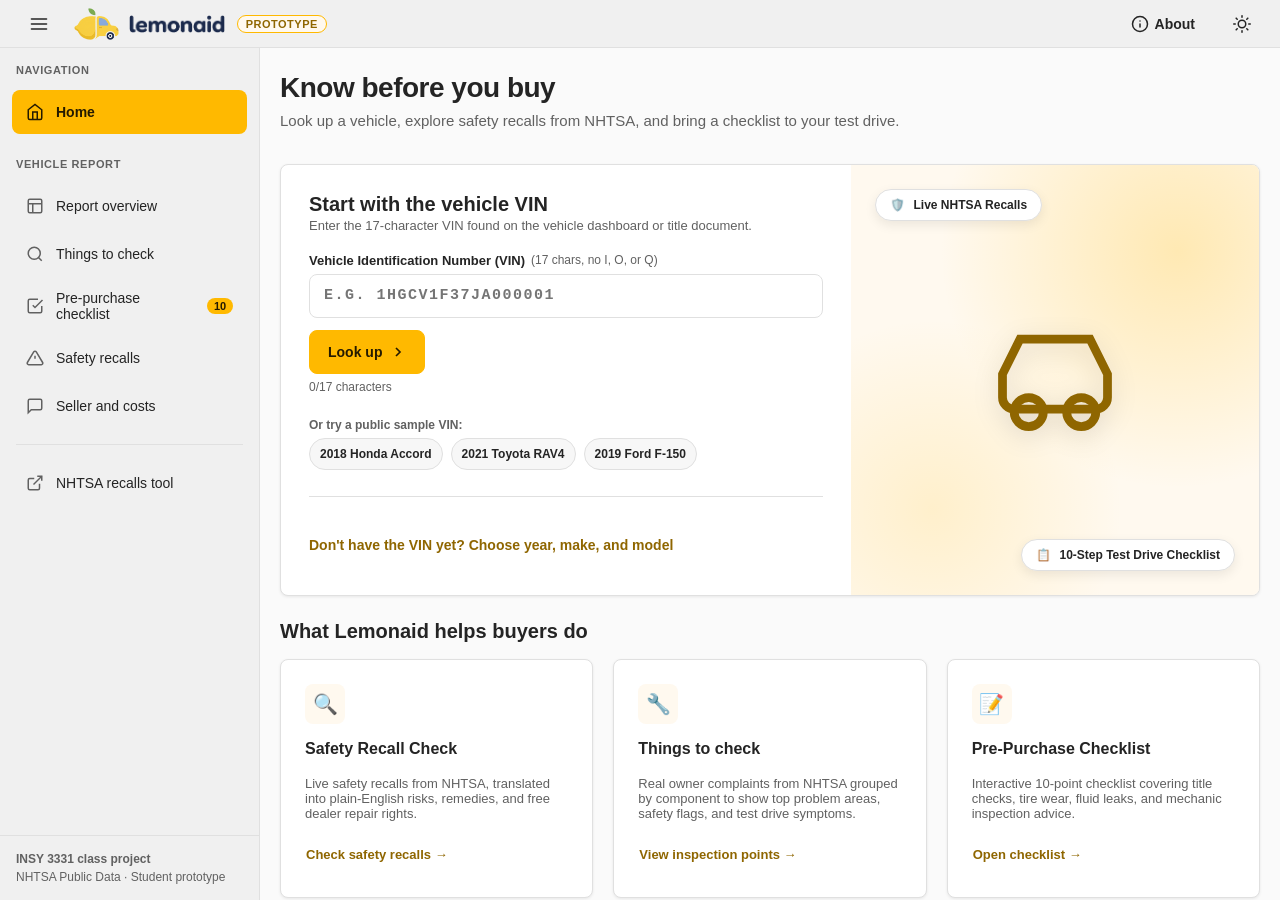
<file: index.html>
<!doctype html>
<html lang="en">
<head>
  <meta charset="utf-8">
  <meta name="viewport" content="width=device-width, initial-scale=1">
  <meta name="color-scheme" content="light dark">
  <meta name="description" content="Lemonaid helps used-car and first-time buyers check a vehicle, explore safety recalls from NHTSA, and bring a checklist to the test drive.">
  <title>Lemonaid | Know Before You Buy</title>
  <link rel="icon" type="image/png" href="assets/favicon.png">
  <link rel="apple-touch-icon" href="assets/apple-touch-icon.png">
  <link rel="stylesheet" href="styles.css?v=3">
</head>
<body>
  <div id="app-shell">
    <!-- Top App Bar -->
    <header class="app-bar screen-only" role="banner">
      <button id="menu-toggle-btn" class="icon-btn menu-toggle" aria-label="Toggle navigation menu" aria-expanded="false">
        <svg width="20" height="20" viewBox="0 0 24 24" fill="none" stroke="currentColor" stroke-width="2" stroke-linecap="round" stroke-linejoin="round" aria-hidden="true">
          <line x1="3" y1="12" x2="21" y2="12"></line>
          <line x1="3" y1="6" x2="21" y2="6"></line>
          <line x1="3" y1="18" x2="21" y2="18"></line>
        </svg>
      </button>

      <div class="brand-wrapper" id="brand-home-link" role="button" tabindex="0" aria-label="Lemonaid home">
        <img src="assets/lemonaid-mark.png" alt="" class="brand-mark" width="45" height="32">
        <img src="assets/lemonaid-wordmark.png" alt="Lemonaid" class="brand-wordmark" width="96" height="18">
      </div>

      <span class="badge-prototype">Prototype</span>

      <div class="app-spacer"></div>

      <button id="about-btn" class="icon-btn" aria-label="About Lemonaid">
        <svg width="18" height="18" viewBox="0 0 24 24" fill="none" stroke="currentColor" stroke-width="2" stroke-linecap="round" stroke-linejoin="round" aria-hidden="true">
          <circle cx="12" cy="12" r="10"></circle>
          <line x1="12" y1="16" x2="12" y2="12"></line>
          <line x1="12" y1="8" x2="12.01" y2="8"></line>
        </svg>
        <span class="about-btn-label">About</span>
      </button>

      <button id="theme-toggle-btn" class="icon-btn" aria-label="Switch between light and dark theme">
        <svg id="theme-icon-light" width="18" height="18" viewBox="0 0 24 24" fill="none" stroke="currentColor" stroke-width="2" stroke-linecap="round" stroke-linejoin="round" aria-hidden="true">
          <circle cx="12" cy="12" r="5"></circle>
          <line x1="12" y1="1" x2="12" y2="3"></line>
          <line x1="12" y1="21" x2="12" y2="23"></line>
          <line x1="4.22" y1="4.22" x2="5.64" y2="5.64"></line>
          <line x1="18.36" y1="18.36" x2="19.78" y2="19.78"></line>
          <line x1="1" y1="12" x2="3" y2="12"></line>
          <line x1="21" y1="12" x2="23" y2="12"></line>
          <line x1="4.22" y1="19.78" x2="5.64" y2="18.36"></line>
          <line x1="18.36" y1="5.64" x2="19.78" y2="4.22"></line>
        </svg>
      </button>
    </header>

    <!-- App Body: Navigation + Content -->
    <div class="app-body">
      <!-- Backdrop for mobile nav drawer -->
      <div id="nav-backdrop" class="nav-overlay-backdrop" aria-hidden="true"></div>

      <!-- Left Navigation Drawer -->
      <nav id="nav-drawer" class="nav-drawer screen-only" aria-label="Main Navigation">
        <div class="nav-section-title">Navigation</div>
        <ul class="nav-list">
          <li>
            <button class="nav-link active" data-page="home" id="nav-home">
              <span class="nav-icon" aria-hidden="true">
                <svg width="18" height="18" viewBox="0 0 24 24" fill="none" stroke="currentColor" stroke-width="2"><path d="M3 9l9-7 9 7v11a2 2 0 0 1-2 2H5a2 2 0 0 1-2-2z"></path><polyline points="9 22 9 12 15 12 15 22"></polyline></svg>
              </span>
              <span>Home</span>
            </button>
          </li>
        </ul>

        <div class="nav-section-title" id="nav-vehicle-header">Vehicle report</div>
        <ul class="nav-list">
          <li>
            <button class="nav-link" data-page="overview" id="nav-overview">
              <span class="nav-icon" aria-hidden="true">
                <svg width="18" height="18" viewBox="0 0 24 24" fill="none" stroke="currentColor" stroke-width="2"><rect x="3" y="3" width="18" height="18" rx="2" ry="2"></rect><line x1="3" y1="9" x2="21" y2="9"></line><line x1="9" y1="21" x2="9" y2="9"></line></svg>
              </span>
              <span>Report overview</span>
            </button>
          </li>
          <li>
            <button class="nav-link" data-page="inspect" id="nav-inspect">
              <span class="nav-icon" aria-hidden="true">
                <svg width="18" height="18" viewBox="0 0 24 24" fill="none" stroke="currentColor" stroke-width="2"><circle cx="11" cy="11" r="8"></circle><line x1="21" y1="21" x2="16.65" y2="16.65"></line></svg>
              </span>
              <span>Things to check</span>
            </button>
          </li>
          <li>
            <button class="nav-link" data-page="checklist" id="nav-checklist">
              <span class="nav-icon" aria-hidden="true">
                <svg width="18" height="18" viewBox="0 0 24 24" fill="none" stroke="currentColor" stroke-width="2"><polyline points="9 11 12 14 22 4"></polyline><path d="M21 12v7a2 2 0 0 1-2 2H5a2 2 0 0 1-2-2V5a2 2 0 0 1 2-2h11"></path></svg>
              </span>
              <span>Pre-purchase checklist</span>
              <span id="nav-checklist-badge" class="nav-badge" aria-label="10 items remaining">10</span>
            </button>
          </li>
          <li>
            <button class="nav-link" data-page="recalls" id="nav-recalls">
              <span class="nav-icon" aria-hidden="true">
                <svg width="18" height="18" viewBox="0 0 24 24" fill="none" stroke="currentColor" stroke-width="2"><path d="M10.29 3.86L1.82 18a2 2 0 0 0 1.71 3h16.94a2 2 0 0 0 1.71-3L13.71 3.86a2 2 0 0 0-3.42 0z"></path><line x1="12" y1="9" x2="12" y2="13"></line><line x1="12" y1="17" x2="12.01" y2="17"></line></svg>
              </span>
              <span>Safety recalls</span>
            </button>
          </li>
          <li>
            <button class="nav-link" data-page="seller" id="nav-seller">
              <span class="nav-icon" aria-hidden="true">
                <svg width="18" height="18" viewBox="0 0 24 24" fill="none" stroke="currentColor" stroke-width="2"><path d="M21 15a2 2 0 0 1-2 2H7l-4 4V5a2 2 0 0 1 2-2h14a2 2 0 0 1 2 2z"></path></svg>
              </span>
              <span>Seller and costs</span>
            </button>
          </li>
        </ul>

        <div class="nav-divider"></div>

        <ul class="nav-list">
          <li>
            <a class="nav-link" href="https://www.nhtsa.gov/recalls" target="_blank" rel="noopener" id="nav-nhtsa-external">
              <span class="nav-icon" aria-hidden="true">
                <svg width="18" height="18" viewBox="0 0 24 24" fill="none" stroke="currentColor" stroke-width="2"><path d="M18 13v6a2 2 0 0 1-2 2H5a2 2 0 0 1-2-2V8a2 2 0 0 1 2-2h6"></path><polyline points="15 3 21 3 21 9"></polyline><line x1="10" y1="14" x2="21" y2="3"></line></svg>
              </span>
              <span>NHTSA recalls tool</span>
            </a>
          </li>
        </ul>

        <div class="nav-footer">
          <span style="font-weight: 600;">INSY 3331 class project</span>
          <span>NHTSA Public Data · Student prototype</span>
        </div>
      </nav>

      <!-- Main Scrollable Content View -->
      <main id="main-content" class="main-content" role="main">
        <div id="page-container" class="page-container">
          <!-- Dynamically injected page view -->
        </div>
      </main>
    </div>
  </div>

  <!-- Print-Only Report Layout -->
  <div id="print-area" class="print-only" aria-hidden="true"></div>

  <!-- About Dialog / Modal -->
  <div id="about-modal" class="modal-backdrop" hidden style="display: none;">
    <div class="modal-dialog" role="dialog" aria-modal="true" aria-labelledby="about-dialog-title">
      <div class="card-header">
        <h2 id="about-dialog-title" class="card-title" style="font-size: 20px;">About Lemonaid</h2>
        <button id="about-close-btn" class="icon-btn" aria-label="Close dialog">✕</button>
      </div>
      <p style="margin: 0; line-height: 1.5; color: var(--text-secondary);">
        Lemonaid helps used-car and first-time buyers check a vehicle before they buy it. We combine live public data from the National Highway Traffic Safety Administration (NHTSA) with practical inspection guidance.
      </p>
      <ul style="margin: 0; padding-left: 20px; line-height: 1.6; color: var(--text-primary); font-size: 14px;">
        <li><strong>Decode vehicle specifications</strong> straight from the VIN via NHTSA vPIC.</li>
        <li><strong>Check live safety recalls</strong> and understand risks and remedies in plain English.</li>
        <li><strong>Bring a 10-step checklist</strong> and essential seller questions to your test drive.</li>
      </ul>
      <div class="alert alert-info" style="margin-top: 4px;">
        <span class="alert-icon" aria-hidden="true">ℹ</span>
        <div class="alert-content">
          <strong>Data source:</strong> NHTSA public datasets (vPIC, Recalls, and Complaints). No personal information, passwords, or accounts are used. Always arrange an independent mechanic inspection before buying.
        </div>
      </div>
      <div style="display: flex; justify-content: flex-end; margin-top: 8px;">
        <button id="about-got-it-btn" class="btn btn-primary">Got it</button>
      </div>
    </div>
  </div>

  <!-- Toast Notification Container -->
  <div id="toast-container" class="toast-container" aria-live="polite"></div>

  <!-- Application Logic -->
  <script src="app.js"></script>
</body>
</html>
</file>
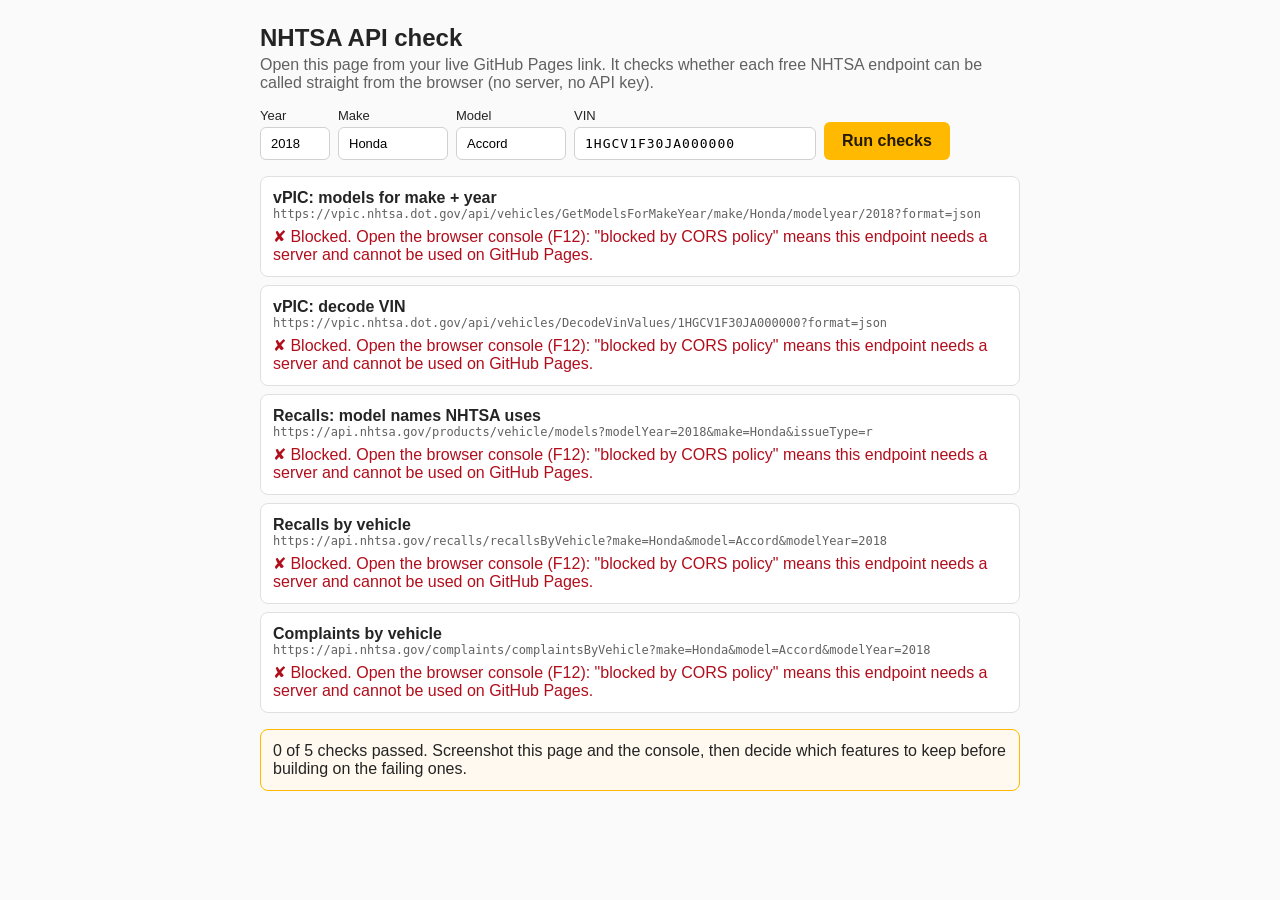
<file: api-test.html>
<!doctype html>
<html lang="en">
<head>
<meta charset="utf-8">
<meta name="viewport" content="width=device-width,initial-scale=1">
<title>Lemonaid | NHTSA API check</title>
<style>
  body{margin:0;font-family:"Segoe UI",-apple-system,BlinkMacSystemFont,Roboto,"Helvetica Neue",sans-serif;background:#FAFAFA;color:#242424}
  main{max-width:760px;margin:0 auto;padding:24px 16px}
  h1{font-size:24px;margin:0 0 4px}
  p{margin:0 0 16px;color:#616161}
  form{display:flex;gap:8px;flex-wrap:wrap;margin-bottom:16px}
  label{display:flex;flex-direction:column;font-size:13px;gap:4px}
  input{font:inherit;padding:8px 10px;border:1px solid #D1D1D1;border-radius:6px;min-width:0}
  #vin{font-family:Consolas,monospace;letter-spacing:1px;width:220px}
  button{font:inherit;font-weight:600;padding:10px 18px;border:0;border-radius:6px;background:#FFB900;color:#241A00;cursor:pointer;align-self:flex-end}
  button:hover{background:#E0A200}
  ul{list-style:none;margin:0;padding:0;display:flex;flex-direction:column;gap:8px}
  li{background:#fff;border:1px solid #E0E0E0;border-radius:8px;padding:12px}
  .name{font-weight:600}
  .url{font:12px Consolas,monospace;color:#616161;word-break:break-all}
  .status{margin-top:6px}
  .pass{color:#0E700E}.fail{color:#B10E1C}.wait{color:#616161}
  #summary{margin-top:16px;padding:12px;border-radius:8px;background:#FFF9EF;border:1px solid #FFB900}
</style>
</head>
<body>
<main>
  <h1>NHTSA API check</h1>
  <p>Open this page from your live GitHub Pages link. It checks whether each free NHTSA endpoint can be called straight from the browser (no server, no API key).</p>
  <form id="f">
    <label>Year <input id="year" value="2018" inputmode="numeric" size="5"></label>
    <label>Make <input id="make" value="Honda" size="10"></label>
    <label>Model <input id="model" value="Accord" size="10"></label>
    <label>VIN <input id="vin" value="1HGCV1F30JA000000" maxlength="17"></label>
    <button type="submit">Run checks</button>
  </form>
  <ul id="results"></ul>
  <div id="summary" hidden></div>
</main>
<script>
const enc = encodeURIComponent;
function checks() {
  const y = document.getElementById('year').value.trim();
  const mk = document.getElementById('make').value.trim();
  const md = document.getElementById('model').value.trim();
  const vin = document.getElementById('vin').value.trim().toUpperCase();
  return [
    { name: 'vPIC: models for make + year', url: `https://vpic.nhtsa.dot.gov/api/vehicles/GetModelsForMakeYear/make/${enc(mk)}/modelyear/${enc(y)}?format=json`,
      count: d => `${d.Count} models` },
    { name: 'vPIC: decode VIN', url: `https://vpic.nhtsa.dot.gov/api/vehicles/DecodeVinValues/${enc(vin)}?format=json`,
      count: d => { const r = d.Results && d.Results[0] || {}; return `${r.ModelYear || '?'} ${r.Make || '?'} ${r.Model || '?'} (ErrorCode ${r.ErrorCode})`; } },
    { name: 'Recalls: model names NHTSA uses', url: `https://api.nhtsa.gov/products/vehicle/models?modelYear=${enc(y)}&make=${enc(mk)}&issueType=r`,
      count: d => `${d.count ?? (d.results || []).length} models` },
    { name: 'Recalls by vehicle', url: `https://api.nhtsa.gov/recalls/recallsByVehicle?make=${enc(mk)}&model=${enc(md)}&modelYear=${enc(y)}`,
      count: d => `${d.Count ?? (d.results || []).length} recalls` },
    { name: 'Complaints by vehicle', url: `https://api.nhtsa.gov/complaints/complaintsByVehicle?make=${enc(mk)}&model=${enc(md)}&modelYear=${enc(y)}`,
      count: d => `${d.count ?? (d.results || []).length} complaints` }
  ];
}
async function run(e) {
  if (e) e.preventDefault();
  const list = document.getElementById('results');
  const summary = document.getElementById('summary');
  list.innerHTML = ''; summary.hidden = true;
  const items = checks();
  const rows = items.map(c => {
    const li = document.createElement('li');
    li.innerHTML = `<div class="name"></div><div class="url"></div><div class="status wait">Checking…</div>`;
    li.querySelector('.name').textContent = c.name;
    li.querySelector('.url').textContent = c.url;
    list.append(li);
    return li.querySelector('.status');
  });
  const outcomes = await Promise.all(items.map(async (c, i) => {
    const el = rows[i];
    const ctrl = new AbortController();
    const timer = setTimeout(() => ctrl.abort(), 15000);
    try {
      const res = await fetch(c.url, { signal: ctrl.signal });
      if (!res.ok) throw new Error(`HTTP ${res.status}`);
      const data = await res.json();
      el.className = 'status pass';
      el.textContent = `✔ Works from the browser: ${c.count(data)}`;
      return true;
    } catch (err) {
      el.className = 'status fail';
      el.textContent = err.name === 'AbortError'
        ? '✘ Timed out after 15 seconds. Try again; if it keeps failing, the service may be down.'
        : err instanceof TypeError
          ? '✘ Blocked. Open the browser console (F12): "blocked by CORS policy" means this endpoint needs a server and cannot be used on GitHub Pages.'
          : `✘ ${err.message}`;
      return false;
    } finally { clearTimeout(timer); }
  }));
  const ok = outcomes.filter(Boolean).length;
  summary.hidden = false;
  summary.textContent = ok === items.length
    ? `All ${ok} checks passed. The Lemonaid plan works on GitHub Pages.`
    : `${ok} of ${items.length} checks passed. Screenshot this page and the console, then decide which features to keep before building on the failing ones.`;
}
document.getElementById('f').addEventListener('submit', run);
run();
</script>
</body>
</html>
</file>
<file: styles.css>
/* Lemonaid Design System & Styles */
:root {
  --font-family: "Segoe UI", -apple-system, BlinkMacSystemFont, Roboto, "Helvetica Neue", sans-serif;
  --font-family-mono: Consolas, "SFMono-Regular", Menlo, Monaco, "Courier New", monospace;
  
  /* Brand yellow ramp */
  --brand-fill: #FFB900;
  --brand-hover: #E0A200;
  --brand-pressed: #B88400;
  --brand-dark-text: #241A00;
  --brand-text: #8F6600;
  --brand-tint: #FFF9EF;
  --brand-border: #FFB900;

  /* Neutrals - Light mode */
  --appbar-bg: #F0F0F0;
  --nav-bg: #F0F0F0;
  --content-bg: #FAFAFA;
  --card-bg: #FFFFFF;
  --card-subtle-bg: #F7F7F7;
  --text-primary: #242424;
  --text-secondary: #616161;
  --border-color: #E0E0E0;
  --border-subtle: #ECECEC;
  
  /* Status colors */
  --status-good: #0E700E;
  --status-good-bg: #E8F5E9;
  --status-warning: #BC4B09;
  --status-warning-bg: #FFF3E0;
  --status-serious: #B10E1C;
  --status-serious-bg: #FFEBEE;

  /* Elevation */
  --shadow-sm: 0 1px 3px rgba(0, 0, 0, 0.08);
  --shadow-md: 0 4px 12px rgba(0, 0, 0, 0.08);
  --shadow-lg: 0 8px 24px rgba(0, 0, 0, 0.12);

  --radius-sm: 4px;
  --radius-md: 8px;
  --radius-lg: 12px;
  --radius-full: 9999px;

  --appbar-height: 48px;
  --nav-width: 260px;
}

[data-theme="dark"] {
  /* Brand ramp dark mode adjustments */
  --brand-text: #FFCA42;
  --brand-tint: #312300;
  --brand-border: #8F6600;

  /* Neutrals - Dark mode */
  --appbar-bg: #0A0A0A;
  --nav-bg: #0A0A0A;
  --content-bg: #1F1F1F;
  --card-bg: #292929;
  --card-subtle-bg: #222222;
  --text-primary: #FFFFFF;
  --text-secondary: #ADADAD;
  --border-color: #3D3D3D;
  --border-subtle: #333333;

  --status-good-bg: #132E16;
  --status-warning-bg: #381A05;
  --status-serious-bg: #3B0D11;

  --shadow-sm: 0 1px 3px rgba(0, 0, 0, 0.3);
  --shadow-md: 0 4px 12px rgba(0, 0, 0, 0.4);
  --shadow-lg: 0 8px 24px rgba(0, 0, 0, 0.5);
}

*, *::before, *::after {
  box-sizing: border-box;
}

html, body {
  margin: 0;
  padding: 0;
  height: 100%;
  font-family: var(--font-family);
  background-color: var(--content-bg);
  color: var(--text-primary);
  -webkit-font-smoothing: antialiased;
}

/* Reduced motion preference */
@media (prefers-reduced-motion: reduce) {
  *, *::before, *::after {
    animation-duration: 0.01ms !important;
    animation-iteration-count: 1 !important;
    transition-duration: 0.01ms !important;
    scroll-behavior: auto !important;
  }
}

/* Accessibility: Visible focus outline */
:focus-visible {
  outline: 2px solid var(--brand-fill);
  outline-offset: 2px;
}

/* Main App Shell Layout */
#app-shell {
  display: grid;
  grid-template-rows: var(--appbar-height) 1fr;
  grid-template-columns: minmax(0, 1fr);
  height: 100vh;
  width: 100%;
  max-width: 100vw;
  overflow: hidden;
}

/* Top App Bar */
.app-bar {
  display: flex;
  align-items: center;
  gap: 12px;
  padding: 0 16px;
  background-color: var(--appbar-bg);
  border-bottom: 1px solid var(--border-color);
  z-index: 100;
  height: var(--appbar-height);
  min-width: 0;
  max-width: 100%;
  overflow: hidden;
}

.brand-wrapper {
  display: flex;
  align-items: center;
  gap: 10px;
  height: 100%;
  max-height: var(--appbar-height);
  flex-shrink: 0;
  overflow: hidden;
  text-decoration: none;
  color: inherit;
  cursor: pointer;
}

.brand-mark {
  height: 32px;
  width: auto;
  display: block;
  flex-shrink: 0;
}

.brand-wordmark {
  height: 18px;
  width: auto;
  display: block;
  flex-shrink: 0;
}

[data-theme="dark"] .brand-wordmark {
  filter: brightness(0) invert(1);
}

.badge-prototype {
  font-size: 11px;
  font-weight: 600;
  padding: 2px 8px;
  border-radius: var(--radius-full);
  background-color: var(--brand-tint);
  color: var(--brand-text);
  border: 1px solid var(--brand-fill);
  text-transform: uppercase;
  letter-spacing: 0.5px;
  flex-shrink: 0;
}

.app-spacer {
  flex-grow: 1;
  min-width: 0;
}

.icon-btn {
  display: inline-flex;
  align-items: center;
  justify-content: center;
  gap: 6px;
  min-height: 44px;
  min-width: 44px;
  padding: 8px 12px;
  background: transparent;
  border: 1px solid transparent;
  border-radius: var(--radius-md);
  color: var(--text-primary);
  font-family: inherit;
  font-size: 14px;
  font-weight: 600;
  cursor: pointer;
  transition: background-color 0.15s ease, color 0.15s ease, border-color 0.15s ease;
}

.icon-btn:hover {
  background-color: rgba(128, 128, 128, 0.12);
}

.icon-btn:active {
  background-color: rgba(128, 128, 128, 0.2);
}

/* Shell Body: Left Nav + Content Area */
.app-body {
  display: flex;
  height: calc(100vh - var(--appbar-height));
  position: relative;
  overflow: hidden;
}

/* Nav Drawer */
.nav-drawer {
  width: var(--nav-width);
  min-width: var(--nav-width);
  background-color: var(--nav-bg);
  border-right: 1px solid var(--border-color);
  display: flex;
  flex-direction: column;
  height: 100%;
  overflow-y: auto;
  transition: transform 0.25s ease-in-out;
  z-index: 90;
}

.nav-section-title {
  padding: 16px 16px 6px;
  font-size: 11px;
  font-weight: 700;
  color: var(--text-secondary);
  text-transform: uppercase;
  letter-spacing: 0.6px;
}

.nav-list {
  list-style: none;
  margin: 0;
  padding: 8px 12px;
  display: flex;
  flex-direction: column;
  gap: 4px;
}

.nav-link {
  display: flex;
  align-items: center;
  gap: 12px;
  padding: 10px 14px;
  min-height: 44px;
  border-radius: var(--radius-md);
  color: var(--text-primary);
  text-decoration: none;
  font-size: 14px;
  font-weight: 500;
  border: none;
  background: transparent;
  width: 100%;
  text-align: left;
  cursor: pointer;
  transition: background-color 0.15s ease, color 0.15s ease;
}

.nav-link:hover {
  background-color: rgba(128, 128, 128, 0.1);
}

.nav-link.active {
  background-color: var(--brand-fill);
  color: var(--brand-dark-text);
  font-weight: 600;
}

.nav-link.active .nav-icon {
  color: var(--brand-dark-text);
}

.nav-icon {
  display: flex;
  align-items: center;
  justify-content: center;
  font-size: 18px;
  color: var(--text-secondary);
  flex-shrink: 0;
}

.nav-badge {
  margin-left: auto;
  font-size: 11px;
  font-weight: 700;
  background-color: var(--brand-fill);
  color: var(--brand-dark-text);
  border-radius: var(--radius-full);
  padding: 2px 7px;
  min-width: 18px;
  text-align: center;
}

.nav-divider {
  height: 1px;
  background-color: var(--border-color);
  margin: 8px 16px;
}

.nav-footer {
  margin-top: auto;
  padding: 16px;
  font-size: 12px;
  color: var(--text-secondary);
  display: flex;
  flex-direction: column;
  gap: 4px;
  border-top: 1px solid var(--border-color);
}

.nav-overlay-backdrop {
  display: none;
  position: fixed;
  inset: 0;
  background-color: rgba(0, 0, 0, 0.45);
  z-index: 85;
}

/* Main Content Area */
.main-content {
  flex: 1;
  overflow-y: auto;
  padding: 24px 20px 48px;
  scroll-behavior: smooth;
  background-color: var(--content-bg);
}

.page-container {
  max-width: 1200px;
  margin: 0 auto;
  display: flex;
  flex-direction: column;
  gap: 24px;
}

/* Page Header & Breadcrumbs */
.breadcrumbs {
  display: flex;
  align-items: center;
  gap: 8px;
  font-size: 13px;
  color: var(--text-secondary);
  flex-wrap: wrap;
}

.breadcrumb-link {
  color: var(--brand-text);
  text-decoration: none;
  background: none;
  border: none;
  padding: 0;
  font: inherit;
  cursor: pointer;
}

.breadcrumb-link:hover {
  text-decoration: underline;
}

.page-header {
  display: flex;
  justify-content: space-between;
  align-items: flex-end;
  gap: 16px;
  flex-wrap: wrap;
  padding-bottom: 8px;
}

.page-title-group h1 {
  margin: 0 0 6px;
  font-size: 28px;
  font-weight: 700;
  letter-spacing: -0.5px;
  display: flex;
  align-items: center;
  gap: 12px;
  flex-wrap: wrap;
}

.page-subtitle {
  margin: 0;
  font-size: 15px;
  color: var(--text-secondary);
  line-height: 1.45;
}

.page-actions {
  display: flex;
  align-items: center;
  gap: 10px;
  flex-wrap: wrap;
}

/* Cards & Containers */
.card {
  background-color: var(--card-bg);
  border: 1px solid var(--border-color);
  border-radius: var(--radius-md);
  padding: 24px;
  box-shadow: var(--shadow-sm);
  display: flex;
  flex-direction: column;
  gap: 16px;
}

.card-header {
  display: flex;
  justify-content: space-between;
  align-items: flex-start;
  gap: 12px;
}

.card-title-group {
  display: flex;
  align-items: center;
  gap: 12px;
}

.icon-tile {
  width: 40px;
  height: 40px;
  min-width: 40px;
  border-radius: var(--radius-md);
  background-color: var(--brand-tint);
  color: var(--brand-text);
  display: grid;
  place-items: center;
  font-size: 20px;
}

.icon-tile.sm {
  width: 32px;
  height: 32px;
  min-width: 32px;
  font-size: 16px;
}

.card-title {
  margin: 0;
  font-size: 18px;
  font-weight: 600;
}

.card-description {
  margin: 2px 0 0;
  font-size: 13px;
  color: var(--text-secondary);
}

/* Hero card with interactive forms */
.hero-card {
  display: grid;
  grid-template-columns: minmax(0, 1.4fr) minmax(0, 1fr);
  padding: 0;
  overflow: hidden;
  background-color: var(--card-bg);
  border: 1px solid var(--border-color);
  border-radius: var(--radius-md);
  box-shadow: var(--shadow-sm);
}

.hero-content {
  padding: 28px;
  display: flex;
  flex-direction: column;
  gap: 20px;
}

.hero-art {
  background: var(--brand-tint);
  background-image: radial-gradient(circle at 80% 20%, rgba(255, 185, 0, 0.25) 0, transparent 50%),
                    radial-gradient(circle at 20% 80%, rgba(255, 185, 0, 0.15) 0, transparent 40%);
  display: flex;
  flex-direction: column;
  align-items: center;
  justify-content: center;
  position: relative;
  padding: 24px;
  color: var(--brand-text);
}

.hero-car-svg {
  width: 140px;
  height: 140px;
  filter: drop-shadow(0 6px 12px rgba(0, 0, 0, 0.12));
}

.hero-chip {
  position: absolute;
  background-color: var(--card-bg);
  color: var(--text-primary);
  border: 1px solid var(--border-color);
  border-radius: var(--radius-full);
  padding: 8px 14px;
  font-size: 12px;
  font-weight: 600;
  display: flex;
  align-items: center;
  gap: 8px;
  box-shadow: var(--shadow-md);
}

.hero-chip.chip-top {
  top: 24px;
  left: 24px;
}

.hero-chip.chip-bottom {
  bottom: 24px;
  right: 24px;
}

/* Forms & Inputs */
.form-group {
  display: flex;
  flex-direction: column;
  gap: 6px;
}

.form-label {
  font-size: 13px;
  font-weight: 600;
  color: var(--text-primary);
  display: flex;
  align-items: center;
  gap: 6px;
}

.form-input, .form-select, .form-textarea {
  font-family: inherit;
  font-size: 15px;
  padding: 10px 14px;
  border: 1px solid var(--border-color);
  border-radius: var(--radius-md);
  background-color: var(--card-bg);
  color: var(--text-primary);
  min-height: 44px;
  transition: border-color 0.15s ease, box-shadow 0.15s ease;
  width: 100%;
}

.form-input:focus, .form-select:focus, .form-textarea:focus {
  border-color: var(--brand-fill);
  box-shadow: 0 0 0 3px rgba(255, 185, 0, 0.25);
}

.vin-input {
  font-family: var(--font-family-mono);
  letter-spacing: 1.5px;
  text-transform: uppercase;
  font-weight: 600;
}

.form-row {
  display: flex;
  gap: 12px;
  align-items: flex-end;
  flex-wrap: wrap;
}

.form-hint {
  font-size: 12px;
  color: var(--text-secondary);
}

.form-hint.error {
  color: var(--status-serious);
  font-weight: 600;
}

.form-hint.success {
  color: var(--status-good);
  font-weight: 600;
}

/* Buttons */
.btn {
  display: inline-flex;
  align-items: center;
  justify-content: center;
  gap: 8px;
  min-height: 44px;
  padding: 10px 18px;
  font-family: inherit;
  font-size: 14px;
  font-weight: 600;
  border-radius: var(--radius-md);
  border: 1px solid transparent;
  cursor: pointer;
  text-decoration: none;
  transition: background-color 0.15s ease, transform 0.05s ease, box-shadow 0.15s ease;
  white-space: nowrap;
}

.btn-primary {
  background-color: var(--brand-fill);
  color: var(--brand-dark-text);
  border-color: var(--brand-fill);
}

.btn-primary:hover {
  background-color: var(--brand-hover);
  border-color: var(--brand-hover);
}

.btn-primary:active {
  background-color: var(--brand-pressed);
  border-color: var(--brand-pressed);
}

.btn-secondary {
  background-color: var(--card-subtle-bg);
  color: var(--text-primary);
  border-color: var(--border-color);
}

.btn-secondary:hover {
  background-color: rgba(128, 128, 128, 0.15);
}

.btn-secondary:active {
  background-color: rgba(128, 128, 128, 0.25);
}

.btn-subtle {
  background: transparent;
  color: var(--brand-text);
  border-color: transparent;
}

.btn-subtle:hover {
  background-color: var(--brand-tint);
}

.btn-sm {
  min-height: 36px;
  padding: 6px 12px;
  font-size: 13px;
}

.btn:disabled, .btn[disabled] {
  opacity: 0.55;
  cursor: not-allowed;
  pointer-events: none;
}

.btn-tag {
  min-height: 32px;
  padding: 4px 10px;
  font-size: 12px;
  font-weight: 600;
  border-radius: var(--radius-full);
  background-color: var(--card-subtle-bg);
  color: var(--text-primary);
  border: 1px solid var(--border-color);
}

.btn-tag:hover {
  background-color: var(--brand-tint);
  border-color: var(--brand-fill);
  color: var(--brand-text);
}

/* Alerts & Banners */
.alert {
  display: flex;
  align-items: flex-start;
  gap: 12px;
  padding: 14px 16px;
  border-radius: var(--radius-md);
  font-size: 14px;
  line-height: 1.45;
}

.alert-warning {
  background-color: var(--status-warning-bg);
  color: var(--text-primary);
  border: 1px solid var(--status-warning);
}

.alert-info {
  background-color: var(--brand-tint);
  color: var(--text-primary);
  border: 1px solid var(--brand-fill);
}

.alert-good {
  background-color: var(--status-good-bg);
  color: var(--text-primary);
  border: 1px solid var(--status-good);
}

.alert-serious {
  background-color: var(--status-serious-bg);
  color: var(--text-primary);
  border: 1px solid var(--status-serious);
}

.alert-icon {
  font-size: 20px;
  flex-shrink: 0;
  margin-top: 1px;
}

.alert-content {
  flex: 1;
}

.alert-title {
  font-weight: 700;
  margin-bottom: 2px;
}

/* Status Badges */
.status-pill {
  display: inline-flex;
  align-items: center;
  gap: 6px;
  font-size: 12px;
  font-weight: 600;
  padding: 4px 10px;
  border-radius: var(--radius-full);
}

.status-pill.good {
  background-color: var(--status-good-bg);
  color: var(--status-good);
  border: 1px solid var(--status-good);
}

.status-pill.warning {
  background-color: var(--status-warning-bg);
  color: var(--status-warning);
  border: 1px solid var(--status-warning);
}

.status-pill.serious {
  background-color: var(--status-serious-bg);
  color: var(--status-serious);
  border: 1px solid var(--status-serious);
}

.status-pill.info {
  background-color: var(--card-subtle-bg);
  color: var(--text-secondary);
  border: 1px solid var(--border-color);
}

/* Grids & Dashboards */
.dash-grid {
  display: grid;
  grid-template-columns: repeat(12, minmax(0, 1fr));
  gap: 20px;
  align-items: start;
}

.col-12 { grid-column: span 12; }
.col-8 { grid-column: span 8; }
.col-7 { grid-column: span 7; }
.col-6 { grid-column: span 6; }
.col-5 { grid-column: span 5; }
.col-4 { grid-column: span 4; }

.features-grid {
  display: grid;
  grid-template-columns: repeat(3, minmax(0, 1fr));
  gap: 20px;
}

/* Vehicle Specs Table */
.specs-grid {
  display: grid;
  grid-template-columns: repeat(auto-fill, minmax(240px, 1fr));
  gap: 16px;
}

.spec-item {
  padding: 12px 14px;
  background-color: var(--card-subtle-bg);
  border-radius: var(--radius-md);
  border: 1px solid var(--border-subtle);
  display: flex;
  flex-direction: column;
  gap: 4px;
}

.spec-label {
  font-size: 11px;
  font-weight: 700;
  text-transform: uppercase;
  letter-spacing: 0.5px;
  color: var(--text-secondary);
}

.spec-value {
  font-size: 15px;
  font-weight: 600;
  color: var(--text-primary);
}

.spec-note {
  font-size: 12px;
  color: var(--text-secondary);
  line-height: 1.35;
}

/* Recall Cards & Details */
.recall-card {
  border: 1px solid var(--border-color);
  border-left: 4px solid var(--status-warning);
  border-radius: var(--radius-md);
  background-color: var(--card-bg);
  padding: 20px;
  display: flex;
  flex-direction: column;
  gap: 14px;
  box-shadow: var(--shadow-sm);
}

.recall-card.serious {
  border-left-color: var(--status-serious);
}

.recall-card-header {
  display: flex;
  justify-content: space-between;
  align-items: flex-start;
  gap: 12px;
  flex-wrap: wrap;
}

.recall-campaign-badge {
  font-family: var(--font-family-mono);
  font-size: 12px;
  font-weight: 700;
  background-color: var(--card-subtle-bg);
  padding: 4px 8px;
  border-radius: var(--radius-sm);
  border: 1px solid var(--border-color);
  color: var(--text-secondary);
}

.recall-title {
  margin: 0;
  font-size: 17px;
  font-weight: 700;
  color: var(--text-primary);
  line-height: 1.35;
}

.recall-component-tag {
  display: inline-block;
  font-size: 12px;
  font-weight: 600;
  color: var(--brand-text);
  background-color: var(--brand-tint);
  padding: 2px 8px;
  border-radius: var(--radius-sm);
  margin-top: 4px;
}

.recall-section {
  display: flex;
  flex-direction: column;
  gap: 4px;
}

.recall-section-label {
  font-size: 12px;
  font-weight: 700;
  text-transform: uppercase;
  letter-spacing: 0.5px;
  color: var(--text-secondary);
  display: flex;
  align-items: center;
  gap: 6px;
}

.recall-section-text {
  font-size: 14px;
  line-height: 1.5;
  color: var(--text-primary);
  margin: 0;
}

/* Expander / Details */
.nhtsa-details {
  border-top: 1px solid var(--border-color);
  padding-top: 12px;
  margin-top: 6px;
}

.nhtsa-details summary {
  font-size: 13px;
  font-weight: 600;
  color: var(--brand-text);
  cursor: pointer;
  padding: 6px 0;
  user-select: none;
  min-height: 44px;
  display: flex;
  align-items: center;
}

.nhtsa-details summary:hover {
  text-decoration: underline;
}

.nhtsa-raw-box {
  background-color: var(--card-subtle-bg);
  border: 1px solid var(--border-color);
  border-radius: var(--radius-sm);
  padding: 14px;
  margin-top: 8px;
  display: flex;
  flex-direction: column;
  gap: 10px;
  font-size: 13px;
  line-height: 1.45;
}

.raw-row {
  display: flex;
  flex-direction: column;
  gap: 2px;
}

.raw-label {
  font-weight: 700;
  color: var(--text-secondary);
  font-size: 11px;
  text-transform: uppercase;
}

.raw-value {
  color: var(--text-primary);
  white-space: pre-wrap;
}

/* Checklist items & Progress bar */
.progress-card {
  display: flex;
  flex-direction: column;
  gap: 12px;
}

.progress-header {
  display: flex;
  justify-content: space-between;
  align-items: center;
}

.big-stat {
  font-size: 26px;
  font-weight: 700;
  display: flex;
  align-items: baseline;
  gap: 6px;
}

.stat-sub {
  font-size: 14px;
  font-weight: 500;
  color: var(--text-secondary);
}

.progress-bar-bg {
  width: 100%;
  height: 10px;
  background-color: var(--border-color);
  border-radius: var(--radius-full);
  overflow: hidden;
}

.progress-bar-fill {
  height: 100%;
  background-color: var(--brand-fill);
  border-radius: var(--radius-full);
  transition: width 0.3s ease;
}

.progress-bar-fill.complete {
  background-color: var(--status-good);
}

.checklist-group {
  display: flex;
  flex-direction: column;
  gap: 10px;
}

.checklist-group-title {
  font-size: 15px;
  font-weight: 700;
  display: flex;
  justify-content: space-between;
  align-items: center;
  padding-bottom: 6px;
  border-bottom: 1px solid var(--border-color);
}

.checklist-item {
  display: flex;
  align-items: flex-start;
  gap: 12px;
  padding: 8px 10px;
  border-radius: var(--radius-md);
  cursor: pointer;
  min-height: 44px;
  transition: background-color 0.15s ease;
}

.checklist-item:hover {
  background-color: var(--card-subtle-bg);
}

.checklist-checkbox {
  width: 20px;
  height: 20px;
  margin-top: 2px;
  accent-color: var(--brand-fill);
  cursor: pointer;
  flex-shrink: 0;
}

.checklist-label {
  font-size: 14px;
  line-height: 1.4;
  color: var(--text-primary);
  user-select: none;
}

.checklist-label.checked {
  text-decoration: line-through;
  color: var(--text-secondary);
}

/* Questions and List items */
.numbered-list {
  list-style: none;
  margin: 0;
  padding: 0;
  display: flex;
  flex-direction: column;
}

.numbered-row {
  display: flex;
  align-items: flex-start;
  gap: 12px;
  padding: 10px 0;
  border-top: 1px solid var(--border-subtle);
}

.numbered-row:first-child {
  border-top: none;
}

.number-bubble {
  width: 24px;
  height: 24px;
  min-width: 24px;
  display: grid;
  place-items: center;
  border-radius: var(--radius-full);
  background-color: var(--brand-tint);
  color: var(--brand-text);
  font-size: 12px;
  font-weight: 700;
  margin-top: 1px;
}

.number-bubble.serious {
  background-color: var(--status-serious-bg);
  color: var(--status-serious);
}

/* Modals & Dialogs */
[hidden],
.modal-backdrop[hidden] {
  display: none !important;
}

.modal-backdrop {
  position: fixed;
  inset: 0;
  background-color: rgba(0, 0, 0, 0.5);
  display: grid;
  place-items: center;
  padding: 16px;
  z-index: 200;
}

.modal-dialog {
  background-color: var(--card-bg);
  border: 1px solid var(--border-color);
  border-radius: var(--radius-lg);
  padding: 24px;
  max-width: 520px;
  width: 100%;
  box-shadow: var(--shadow-lg);
  display: flex;
  flex-direction: column;
  gap: 16px;
}

/* Toast Notifications */
.toast-container {
  position: fixed;
  bottom: 20px;
  right: 20px;
  z-index: 300;
  pointer-events: none;
}

.toast {
  background-color: var(--text-primary);
  color: var(--card-bg);
  padding: 12px 18px;
  border-radius: var(--radius-md);
  font-size: 14px;
  font-weight: 600;
  box-shadow: var(--shadow-lg);
  display: flex;
  align-items: center;
  gap: 8px;
  animation: toastIn 0.25s ease-out;
}

@keyframes toastIn {
  from { opacity: 0; transform: translateY(12px); }
  to { opacity: 1; transform: translateY(0); }
}

/* Loading Spinner */
.spinner {
  width: 24px;
  height: 24px;
  border: 3px solid rgba(255, 185, 0, 0.2);
  border-top-color: var(--brand-fill);
  border-radius: 50%;
  animation: spin 0.8s linear infinite;
  display: inline-block;
}

@keyframes spin {
  to { transform: rotate(360deg); }
}

.loading-box {
  display: flex;
  flex-direction: column;
  align-items: center;
  justify-content: center;
  gap: 12px;
  padding: 36px 16px;
  text-align: center;
  color: var(--text-secondary);
}

/* Desktop nav collapse */
@media (min-width: 1024px) {
  .nav-collapsed .nav-drawer {
    display: none;
  }
}

/* Responsive Collapsing */
@media (max-width: 1023px) {
  .nav-drawer {
    position: fixed;
    top: var(--appbar-height);
    left: 0;
    bottom: 0;
    transform: translateX(-100%);
    visibility: hidden;
    transition: transform 0.25s ease-in-out, visibility 0.25s ease-in-out;
  }

  .nav-drawer.open {
    transform: translateX(0);
    visibility: visible;
  }

  .nav-overlay-backdrop.open {
    display: block;
  }

  .hero-card {
    grid-template-columns: 1fr;
  }

  .hero-art {
    display: none;
  }

  .features-grid {
    grid-template-columns: 1fr;
  }

  .col-8, .col-7, .col-5, .col-4 {
    grid-column: span 12;
  }
}

@media (max-width: 639px) {
  .app-bar {
    gap: 4px;
    padding: 0 6px;
  }

  .brand-wrapper {
    gap: 10px;
  }

  .brand-mark {
    height: 28px;
    width: auto;
  }

  .brand-wordmark {
    height: 15px;
    width: auto;
  }

  .badge-prototype {
    font-size: 9px;
    padding: 2px 6px;
    letter-spacing: 0.3px;
    flex-shrink: 0;
  }

  .app-bar .icon-btn {
    padding: 0;
    gap: 0;
    min-height: 44px;
    min-width: 44px;
    flex-shrink: 0;
  }

  #about-btn .about-btn-label {
    display: none;
  }

  .dash-grid {
    grid-template-columns: 1fr;
  }

  .col-12, .col-8, .col-7, .col-6, .col-5, .col-4 {
    grid-column: span 1;
    min-width: 0;
  }

  .main-content {
    padding: 16px 12px 36px;
    min-width: 0;
  }

  .card {
    padding: 16px;
    min-width: 0;
  }

  .card-header {
    flex-wrap: wrap;
  }

  .hero-content {
    padding: 18px;
    min-width: 0;
  }

  .specs-grid {
    grid-template-columns: 1fr;
  }

  .recall-campaign-badge {
    max-width: 100%;
    word-break: break-word;
  }

  .page-title-group h1 {
    font-size: 22px;
  }

  .form-row {
    flex-direction: column;
    align-items: stretch;
  }

  .btn {
    width: 100%;
    white-space: normal;
  }

  .btn-tag {
    width: auto;
  }

  .icon-btn.menu-toggle {
    min-height: 44px;
    min-width: 44px;
  }
}

@media (max-width: 374px) {
  .badge-prototype {
    display: none;
  }
}

/* Print Only Styles */
.print-only {
  display: none;
}

@media print {
  @page {
    margin: 16mm;
  }

  .screen-only, .app-bar, .nav-drawer, .nav-overlay-backdrop, .icon-btn, .btn, .toast-container {
    display: none !important;
  }

  html, body, #app-shell, .app-body, .main-content {
    height: auto !important;
    overflow: visible !important;
    background: #FFFFFF !important;
    color: #242424 !important;
  }

  .print-only {
    display: block !important;
    font: 12pt/1.5 "Segoe UI", Arial, sans-serif;
  }

  .print-only h1 {
    font-size: 22pt;
    margin: 0 0 6pt;
    font-weight: 700;
  }

  .print-only h2 {
    font-size: 14pt;
    margin: 18pt 0 6pt;
    font-weight: 700;
    border-bottom: 2pt solid #FFB900;
    padding-bottom: 4pt;
  }

  .print-only h3 {
    font-size: 11pt;
    margin: 10pt 0 4pt;
    font-weight: 700;
  }

  .print-only .muted {
    color: #616161;
    font-size: 10pt;
  }

  .print-only .print-section {
    margin-bottom: 16pt;
    break-inside: avoid;
  }

  .print-only .check-item {
    margin: 3pt 0;
  }
}
</file>
